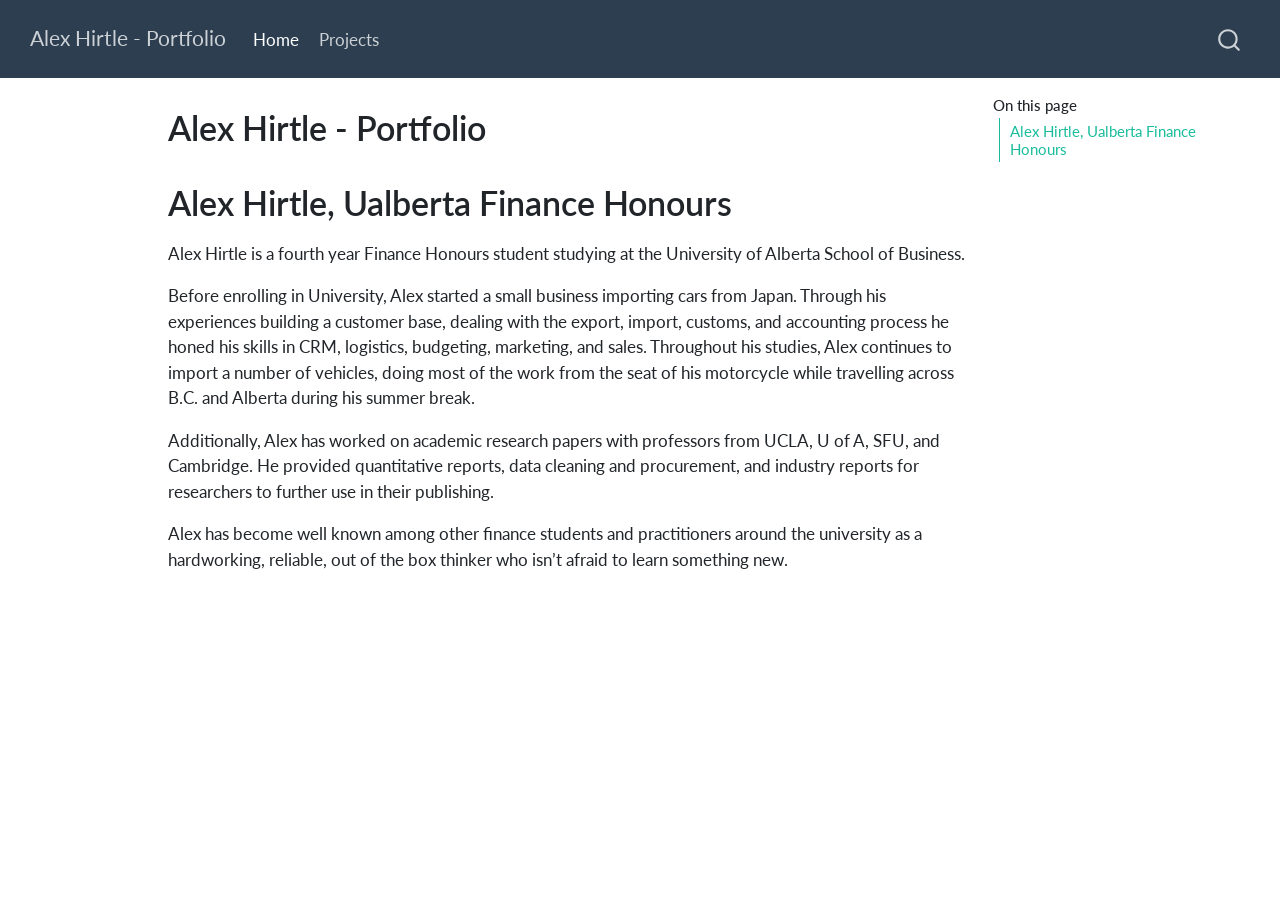
<file: docs/index.html>
<!DOCTYPE html>
<html xmlns="http://www.w3.org/1999/xhtml" lang="en" xml:lang="en"><head>

<meta charset="utf-8">
<meta name="generator" content="quarto-1.9.37">

<meta name="viewport" content="width=device-width, initial-scale=1.0, user-scalable=yes">


<title>Alex Hirtle - Portfolio</title>
<style>
/* Default styles provided by pandoc.
** See https://pandoc.org/MANUAL.html#variables-for-html for config info.
*/
code{white-space: pre-wrap;}
span.smallcaps{font-variant: small-caps;}
div.columns{display: flex; gap: min(4vw, 1.5em);}
div.column{flex: auto; overflow-x: auto;}
div.hanging-indent{margin-left: 1.5em; text-indent: -1.5em;}
ul.task-list{list-style: none;}
ul.task-list li input[type="checkbox"] {
  width: 0.8em;
  margin: 0 0.8em 0.2em -1em; /* quarto-specific, see https://github.com/quarto-dev/quarto-cli/issues/4556 */ 
  vertical-align: middle;
}
</style>


<script src="site_libs/quarto-nav/quarto-nav.js"></script>
<script src="site_libs/quarto-nav/headroom.min.js"></script>
<script src="site_libs/clipboard/clipboard.min.js"></script>
<script src="site_libs/quarto-search/autocomplete.umd.js"></script>
<script src="site_libs/quarto-search/fuse.min.js"></script>
<script src="site_libs/quarto-search/quarto-search.js"></script>
<meta name="quarto:offset" content="./">
<script src="site_libs/quarto-html/quarto.js" type="module"></script>
<script src="site_libs/quarto-html/tabsets/tabsets.js" type="module"></script>
<script src="site_libs/quarto-html/popper.min.js"></script>
<script src="site_libs/quarto-html/tippy.umd.min.js"></script>
<script src="site_libs/quarto-html/anchor.min.js"></script>
<link href="site_libs/quarto-html/tippy.css" rel="stylesheet">
<link href="site_libs/quarto-html/quarto-syntax-highlighting-7f8f88aac4f3542376d5c11b86a4c14d.css" rel="stylesheet" id="quarto-text-highlighting-styles">
<script src="site_libs/bootstrap/bootstrap.min.js"></script>
<link href="site_libs/bootstrap/bootstrap-icons.css" rel="stylesheet">
<link href="site_libs/bootstrap/bootstrap-e09789bbb6e2563e4ad6529c4c637996.min.css" rel="stylesheet" append-hash="true" id="quarto-bootstrap" data-mode="light">
<script id="quarto-search-options" type="application/json">{
  "location": "navbar",
  "copy-button": false,
  "collapse-after": 3,
  "panel-placement": "end",
  "type": "overlay",
  "limit": 50,
  "keyboard-shortcut": [
    "f",
    "/",
    "s"
  ],
  "show-item-context": false,
  "language": {
    "search-no-results-text": "No results",
    "search-matching-documents-text": "matching documents",
    "search-copy-link-title": "Copy link to search",
    "search-hide-matches-text": "Hide additional matches",
    "search-more-match-text": "more match in this document",
    "search-more-matches-text": "more matches in this document",
    "search-clear-button-title": "Clear",
    "search-text-placeholder": "",
    "search-detached-cancel-button-title": "Cancel",
    "search-submit-button-title": "Submit",
    "search-label": "Search"
  }
}</script>


<link rel="stylesheet" href="styles.css">
</head>

<body class="nav-fixed quarto-light">

<div id="quarto-search-results"></div>
  <header id="quarto-header" class="headroom fixed-top">
    <nav class="navbar navbar-expand-lg " data-bs-theme="dark">
      <div class="navbar-container container-fluid">
      <div class="navbar-brand-container mx-auto">
    <a class="navbar-brand" href="./index.html">
    <span class="navbar-title">Alex Hirtle - Portfolio</span>
    </a>
  </div>
            <div id="quarto-search" class="" title="Search"></div>
          <button class="navbar-toggler" type="button" data-bs-toggle="collapse" data-bs-target="#navbarCollapse" aria-controls="navbarCollapse" role="menu" aria-expanded="false" aria-label="Toggle navigation" onclick="if (window.quartoToggleHeadroom) { window.quartoToggleHeadroom(); }">
  <span class="navbar-toggler-icon"></span>
</button>
          <div class="collapse navbar-collapse" id="navbarCollapse">
            <ul class="navbar-nav navbar-nav-scroll me-auto">
  <li class="nav-item">
    <a class="nav-link active" href="./index.html" aria-current="page"> 
<span class="menu-text">Home</span></a>
  </li>  
  <li class="nav-item">
    <a class="nav-link" href="./projects.html"> 
<span class="menu-text">Projects</span></a>
  </li>  
</ul>
          </div> <!-- /navcollapse -->
            <div class="quarto-navbar-tools">
</div>
      </div> <!-- /container-fluid -->
    </nav>
</header>
<!-- content -->
<div id="quarto-content" class="quarto-container page-columns page-rows-contents page-layout-article page-navbar">
<!-- sidebar -->
<!-- margin-sidebar -->
    <div id="quarto-margin-sidebar" class="sidebar margin-sidebar">
        <nav id="TOC" role="doc-toc" class="toc-active">
    <h2 id="toc-title">On this page</h2>
   
  <ul>
  <li><a href="#alex-hirtle-ualberta-finance-honours" id="toc-alex-hirtle-ualberta-finance-honours" class="nav-link active" data-scroll-target="#alex-hirtle-ualberta-finance-honours">Alex Hirtle, Ualberta Finance Honours</a></li>
  </ul>
</nav>
    </div>
<!-- main -->
<main class="content" id="quarto-document-content">

<header id="title-block-header" class="quarto-title-block default">
<div class="quarto-title">
<h1 class="title">Alex Hirtle - Portfolio</h1>
</div>



<div class="quarto-title-meta">

    
  
    
  </div>
  


</header>


<section id="alex-hirtle-ualberta-finance-honours" class="level1">
<h1>Alex Hirtle, Ualberta Finance Honours</h1>
<p>Alex Hirtle is a fourth year Finance Honours student studying at the University of Alberta School of Business.</p>
<p>Before enrolling in University, Alex started a small business importing cars from Japan. Through his experiences building a customer base, dealing with the export, import, customs, and accounting process he honed his skills in CRM, logistics, budgeting, marketing, and sales. Throughout his studies, Alex continues to import a number of vehicles, doing most of the work from the seat of his motorcycle while travelling across B.C. and Alberta during his summer break.</p>
<p>Additionally, Alex has worked on academic research papers with professors from UCLA, U of A, SFU, and Cambridge. He provided quantitative reports, data cleaning and procurement, and industry reports for researchers to further use in their publishing.</p>
<p>Alex has become well known among other finance students and practitioners around the university as a hardworking, reliable, out of the box thinker who isn’t afraid to learn something new.</p>


</section>

</main> <!-- /main -->
<script id="quarto-html-after-body" type="application/javascript">
  window.document.addEventListener("DOMContentLoaded", function (event) {
    const icon = "";
    const anchorJS = new window.AnchorJS();
    anchorJS.options = {
      placement: 'right',
      icon: icon
    };
    anchorJS.add('.anchored');
    const isCodeAnnotation = (el) => {
      for (const clz of el.classList) {
        if (clz.startsWith('code-annotation-')) {                     
          return true;
        }
      }
      return false;
    }
    const onCopySuccess = function(e) {
      // button target
      const button = e.trigger;
      // don't keep focus
      button.blur();
      // flash "checked"
      button.classList.add('code-copy-button-checked');
      var currentTitle = button.getAttribute("title");
      button.setAttribute("title", "Copied!");
      let tooltip;
      if (window.bootstrap) {
        button.setAttribute("data-bs-toggle", "tooltip");
        button.setAttribute("data-bs-placement", "left");
        button.setAttribute("data-bs-title", "Copied!");
        tooltip = new bootstrap.Tooltip(button, 
          { trigger: "manual", 
            customClass: "code-copy-button-tooltip",
            offset: [0, -8]});
        tooltip.show();    
      }
      setTimeout(function() {
        if (tooltip) {
          tooltip.hide();
          button.removeAttribute("data-bs-title");
          button.removeAttribute("data-bs-toggle");
          button.removeAttribute("data-bs-placement");
        }
        button.setAttribute("title", currentTitle);
        button.classList.remove('code-copy-button-checked');
      }, 1000);
      // clear code selection
      e.clearSelection();
    }
    const getTextToCopy = function(trigger) {
      const outerScaffold = trigger.parentElement.cloneNode(true);
      const codeEl = outerScaffold.querySelector('code');
      for (const childEl of codeEl.children) {
        if (isCodeAnnotation(childEl)) {
          childEl.remove();
        }
      }
      return codeEl.innerText;
    }
    const clipboard = new window.ClipboardJS('.code-copy-button:not([data-in-quarto-modal])', {
      text: getTextToCopy
    });
    clipboard.on('success', onCopySuccess);
    if (window.document.getElementById('quarto-embedded-source-code-modal')) {
      const clipboardModal = new window.ClipboardJS('.code-copy-button[data-in-quarto-modal]', {
        text: getTextToCopy,
        container: window.document.getElementById('quarto-embedded-source-code-modal')
      });
      clipboardModal.on('success', onCopySuccess);
    }
      var localhostRegex = new RegExp(/^(?:http|https):\/\/localhost\:?[0-9]*\//);
      var mailtoRegex = new RegExp(/^mailto:/);
        var filterRegex = new RegExp('/' + window.location.host + '/');
      var isInternal = (href) => {
          return filterRegex.test(href) || localhostRegex.test(href) || mailtoRegex.test(href);
      }
      // Inspect non-navigation links and adorn them if external
     var links = window.document.querySelectorAll('a[href]:not(.nav-link):not(.navbar-brand):not(.toc-action):not(.sidebar-link):not(.sidebar-item-toggle):not(.pagination-link):not(.no-external):not([aria-hidden]):not(.dropdown-item):not(.quarto-navigation-tool):not(.about-link)');
      for (var i=0; i<links.length; i++) {
        const link = links[i];
        if (!isInternal(link.href)) {
          // undo the damage that might have been done by quarto-nav.js in the case of
          // links that we want to consider external
          if (link.dataset.originalHref !== undefined) {
            link.href = link.dataset.originalHref;
          }
        }
      }
    function tippyHover(el, contentFn, onTriggerFn, onUntriggerFn) {
      const config = {
        allowHTML: true,
        maxWidth: 500,
        delay: 100,
        arrow: false,
        appendTo: function(el) {
            return el.parentElement;
        },
        interactive: true,
        interactiveBorder: 10,
        theme: 'quarto',
        placement: 'bottom-start',
      };
      if (contentFn) {
        config.content = contentFn;
      }
      if (onTriggerFn) {
        config.onTrigger = onTriggerFn;
      }
      if (onUntriggerFn) {
        config.onUntrigger = onUntriggerFn;
      }
      window.tippy(el, config); 
    }
    const noterefs = window.document.querySelectorAll('a[role="doc-noteref"]');
    for (var i=0; i<noterefs.length; i++) {
      const ref = noterefs[i];
      tippyHover(ref, function() {
        // use id or data attribute instead here
        let href = ref.getAttribute('data-footnote-href') || ref.getAttribute('href');
        try { href = new URL(href).hash; } catch {}
        const id = href.replace(/^#\/?/, "");
        const note = window.document.getElementById(id);
        if (note) {
          return note.innerHTML;
        } else {
          return "";
        }
      });
    }
    const xrefs = window.document.querySelectorAll('a.quarto-xref');
    const processXRef = (id, note) => {
      // Strip column container classes
      const stripColumnClz = (el) => {
        el.classList.remove("page-full", "page-columns");
        if (el.children) {
          for (const child of el.children) {
            stripColumnClz(child);
          }
        }
      }
      stripColumnClz(note)
      if (id === null || id.startsWith('sec-')) {
        // Special case sections, only their first couple elements
        const container = document.createElement("div");
        if (note.children && note.children.length > 2) {
          container.appendChild(note.children[0].cloneNode(true));
          for (let i = 1; i < note.children.length; i++) {
            const child = note.children[i];
            if (child.tagName === "P" && child.innerText === "") {
              continue;
            } else {
              container.appendChild(child.cloneNode(true));
              break;
            }
          }
          if (window.Quarto?.typesetMath) {
            window.Quarto.typesetMath(container);
          }
          return container.innerHTML
        } else {
          if (window.Quarto?.typesetMath) {
            window.Quarto.typesetMath(note);
          }
          return note.innerHTML;
        }
      } else {
        // Remove any anchor links if they are present
        const anchorLink = note.querySelector('a.anchorjs-link');
        if (anchorLink) {
          anchorLink.remove();
        }
        if (window.Quarto?.typesetMath) {
          window.Quarto.typesetMath(note);
        }
        if (note.classList.contains("callout")) {
          return note.outerHTML;
        } else {
          return note.innerHTML;
        }
      }
    }
    for (var i=0; i<xrefs.length; i++) {
      const xref = xrefs[i];
      tippyHover(xref, undefined, function(instance) {
        instance.disable();
        let url = xref.getAttribute('href');
        let hash = undefined; 
        if (url.startsWith('#')) {
          hash = url;
        } else {
          try { hash = new URL(url).hash; } catch {}
        }
        if (hash) {
          const id = hash.replace(/^#\/?/, "");
          const note = window.document.getElementById(id);
          if (note !== null) {
            try {
              const html = processXRef(id, note.cloneNode(true));
              instance.setContent(html);
            } finally {
              instance.enable();
              instance.show();
            }
          } else {
            // See if we can fetch this
            fetch(url.split('#')[0])
            .then(res => res.text())
            .then(html => {
              const parser = new DOMParser();
              const htmlDoc = parser.parseFromString(html, "text/html");
              const note = htmlDoc.getElementById(id);
              if (note !== null) {
                const html = processXRef(id, note);
                instance.setContent(html);
              } 
            }).finally(() => {
              instance.enable();
              instance.show();
            });
          }
        } else {
          // See if we can fetch a full url (with no hash to target)
          // This is a special case and we should probably do some content thinning / targeting
          fetch(url)
          .then(res => res.text())
          .then(html => {
            const parser = new DOMParser();
            const htmlDoc = parser.parseFromString(html, "text/html");
            const note = htmlDoc.querySelector('main.content');
            if (note !== null) {
              // This should only happen for chapter cross references
              // (since there is no id in the URL)
              // remove the first header
              if (note.children.length > 0 && note.children[0].tagName === "HEADER") {
                note.children[0].remove();
              }
              const html = processXRef(null, note);
              instance.setContent(html);
            } 
          }).finally(() => {
            instance.enable();
            instance.show();
          });
        }
      }, function(instance) {
      });
    }
        let selectedAnnoteEl;
        const selectorForAnnotation = ( cell, annotation) => {
          let cellAttr = 'data-code-cell="' + cell + '"';
          let lineAttr = 'data-code-annotation="' +  annotation + '"';
          const selector = 'span[' + cellAttr + '][' + lineAttr + ']';
          return selector;
        }
        const selectCodeLines = (annoteEl) => {
          const doc = window.document;
          const targetCell = annoteEl.getAttribute("data-target-cell");
          const targetAnnotation = annoteEl.getAttribute("data-target-annotation");
          const annoteSpan = window.document.querySelector(selectorForAnnotation(targetCell, targetAnnotation));
          const lines = annoteSpan.getAttribute("data-code-lines").split(",");
          const lineIds = lines.map((line) => {
            return targetCell + "-" + line;
          })
          let top = null;
          let height = null;
          let parent = null;
          if (lineIds.length > 0) {
              //compute the position of the single el (top and bottom and make a div)
              const el = window.document.getElementById(lineIds[0]);
              top = el.offsetTop;
              height = el.offsetHeight;
              parent = el.parentElement.parentElement;
            if (lineIds.length > 1) {
              const lastEl = window.document.getElementById(lineIds[lineIds.length - 1]);
              const bottom = lastEl.offsetTop + lastEl.offsetHeight;
              height = bottom - top;
            }
            if (top !== null && height !== null && parent !== null) {
              // cook up a div (if necessary) and position it 
              let div = window.document.getElementById("code-annotation-line-highlight");
              if (div === null) {
                div = window.document.createElement("div");
                div.setAttribute("id", "code-annotation-line-highlight");
                div.style.position = 'absolute';
                parent.appendChild(div);
              }
              div.style.top = top - 2 + "px";
              div.style.height = height + 4 + "px";
              div.style.left = 0;
              let gutterDiv = window.document.getElementById("code-annotation-line-highlight-gutter");
              if (gutterDiv === null) {
                gutterDiv = window.document.createElement("div");
                gutterDiv.setAttribute("id", "code-annotation-line-highlight-gutter");
                gutterDiv.style.position = 'absolute';
                const codeCell = window.document.getElementById(targetCell);
                const gutter = codeCell.querySelector('.code-annotation-gutter');
                gutter.appendChild(gutterDiv);
              }
              gutterDiv.style.top = top - 2 + "px";
              gutterDiv.style.height = height + 4 + "px";
            }
            selectedAnnoteEl = annoteEl;
          }
        };
        const unselectCodeLines = () => {
          const elementsIds = ["code-annotation-line-highlight", "code-annotation-line-highlight-gutter"];
          elementsIds.forEach((elId) => {
            const div = window.document.getElementById(elId);
            if (div) {
              div.remove();
            }
          });
          selectedAnnoteEl = undefined;
        };
          // Handle positioning of the toggle
      window.addEventListener(
        "resize",
        throttle(() => {
          elRect = undefined;
          if (selectedAnnoteEl) {
            selectCodeLines(selectedAnnoteEl);
          }
        }, 10)
      );
      function throttle(fn, ms) {
      let throttle = false;
      let timer;
        return (...args) => {
          if(!throttle) { // first call gets through
              fn.apply(this, args);
              throttle = true;
          } else { // all the others get throttled
              if(timer) clearTimeout(timer); // cancel #2
              timer = setTimeout(() => {
                fn.apply(this, args);
                timer = throttle = false;
              }, ms);
          }
        };
      }
        // Attach click handler to the DT
        const annoteDls = window.document.querySelectorAll('dt[data-target-cell]');
        for (const annoteDlNode of annoteDls) {
          annoteDlNode.addEventListener('click', (event) => {
            const clickedEl = event.target;
            if (clickedEl !== selectedAnnoteEl) {
              unselectCodeLines();
              const activeEl = window.document.querySelector('dt[data-target-cell].code-annotation-active');
              if (activeEl) {
                activeEl.classList.remove('code-annotation-active');
              }
              selectCodeLines(clickedEl);
              clickedEl.classList.add('code-annotation-active');
            } else {
              // Unselect the line
              unselectCodeLines();
              clickedEl.classList.remove('code-annotation-active');
            }
          });
        }
    const findCites = (el) => {
      const parentEl = el.parentElement;
      if (parentEl) {
        const cites = parentEl.dataset.cites;
        if (cites) {
          return {
            el,
            cites: cites.split(' ')
          };
        } else {
          return findCites(el.parentElement)
        }
      } else {
        return undefined;
      }
    };
    var bibliorefs = window.document.querySelectorAll('a[role="doc-biblioref"]');
    for (var i=0; i<bibliorefs.length; i++) {
      const ref = bibliorefs[i];
      const citeInfo = findCites(ref);
      if (citeInfo) {
        tippyHover(citeInfo.el, function() {
          var popup = window.document.createElement('div');
          citeInfo.cites.forEach(function(cite) {
            var citeDiv = window.document.createElement('div');
            citeDiv.classList.add('hanging-indent');
            citeDiv.classList.add('csl-entry');
            var biblioDiv = window.document.getElementById('ref-' + cite);
            if (biblioDiv) {
              citeDiv.innerHTML = biblioDiv.innerHTML;
            }
            popup.appendChild(citeDiv);
          });
          return popup.innerHTML;
        });
      }
    }
  });
  </script>
</div> <!-- /content -->




</body></html>
</file>
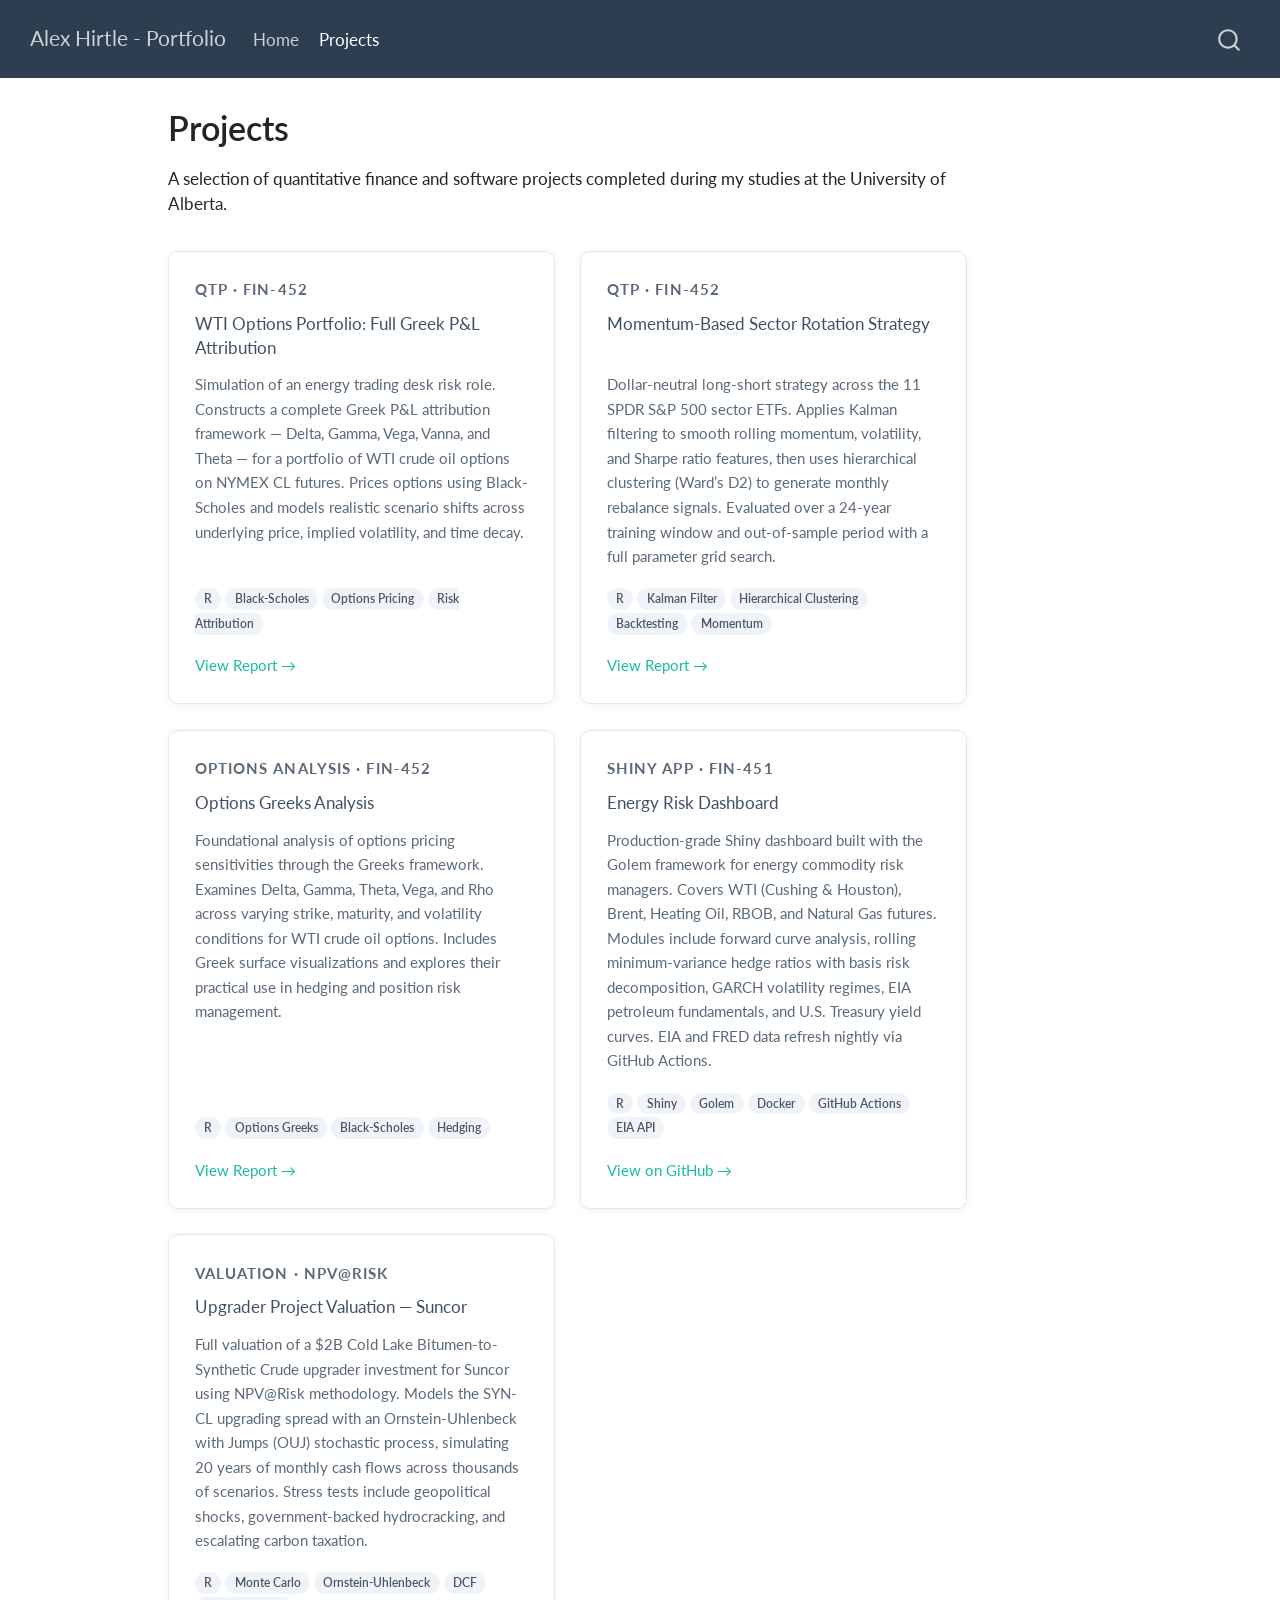
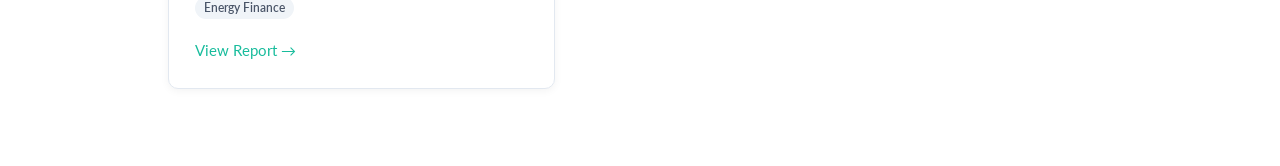
<file: docs/projects.html>
<!DOCTYPE html>
<html xmlns="http://www.w3.org/1999/xhtml" lang="en" xml:lang="en"><head>

<meta charset="utf-8">
<meta name="generator" content="quarto-1.9.37">

<meta name="viewport" content="width=device-width, initial-scale=1.0, user-scalable=yes">


<title>Projects – Alex Hirtle - Portfolio</title>
<style>
/* Default styles provided by pandoc.
** See https://pandoc.org/MANUAL.html#variables-for-html for config info.
*/
code{white-space: pre-wrap;}
span.smallcaps{font-variant: small-caps;}
div.columns{display: flex; gap: min(4vw, 1.5em);}
div.column{flex: auto; overflow-x: auto;}
div.hanging-indent{margin-left: 1.5em; text-indent: -1.5em;}
ul.task-list{list-style: none;}
ul.task-list li input[type="checkbox"] {
  width: 0.8em;
  margin: 0 0.8em 0.2em -1em; /* quarto-specific, see https://github.com/quarto-dev/quarto-cli/issues/4556 */ 
  vertical-align: middle;
}
</style>


<script src="site_libs/quarto-nav/quarto-nav.js"></script>
<script src="site_libs/quarto-nav/headroom.min.js"></script>
<script src="site_libs/clipboard/clipboard.min.js"></script>
<script src="site_libs/quarto-search/autocomplete.umd.js"></script>
<script src="site_libs/quarto-search/fuse.min.js"></script>
<script src="site_libs/quarto-search/quarto-search.js"></script>
<meta name="quarto:offset" content="./">
<script src="site_libs/quarto-html/quarto.js" type="module"></script>
<script src="site_libs/quarto-html/tabsets/tabsets.js" type="module"></script>
<script src="site_libs/quarto-html/popper.min.js"></script>
<script src="site_libs/quarto-html/tippy.umd.min.js"></script>
<script src="site_libs/quarto-html/anchor.min.js"></script>
<link href="site_libs/quarto-html/tippy.css" rel="stylesheet">
<link href="site_libs/quarto-html/quarto-syntax-highlighting-7f8f88aac4f3542376d5c11b86a4c14d.css" rel="stylesheet" id="quarto-text-highlighting-styles">
<script src="site_libs/bootstrap/bootstrap.min.js"></script>
<link href="site_libs/bootstrap/bootstrap-icons.css" rel="stylesheet">
<link href="site_libs/bootstrap/bootstrap-e09789bbb6e2563e4ad6529c4c637996.min.css" rel="stylesheet" append-hash="true" id="quarto-bootstrap" data-mode="light">
<script id="quarto-search-options" type="application/json">{
  "location": "navbar",
  "copy-button": false,
  "collapse-after": 3,
  "panel-placement": "end",
  "type": "overlay",
  "limit": 50,
  "keyboard-shortcut": [
    "f",
    "/",
    "s"
  ],
  "show-item-context": false,
  "language": {
    "search-no-results-text": "No results",
    "search-matching-documents-text": "matching documents",
    "search-copy-link-title": "Copy link to search",
    "search-hide-matches-text": "Hide additional matches",
    "search-more-match-text": "more match in this document",
    "search-more-matches-text": "more matches in this document",
    "search-clear-button-title": "Clear",
    "search-text-placeholder": "",
    "search-detached-cancel-button-title": "Cancel",
    "search-submit-button-title": "Submit",
    "search-label": "Search"
  }
}</script>


<link rel="stylesheet" href="styles.css">
</head>

<body class="nav-fixed quarto-light">

<div id="quarto-search-results"></div>
  <header id="quarto-header" class="headroom fixed-top">
    <nav class="navbar navbar-expand-lg " data-bs-theme="dark">
      <div class="navbar-container container-fluid">
      <div class="navbar-brand-container mx-auto">
    <a class="navbar-brand" href="./index.html">
    <span class="navbar-title">Alex Hirtle - Portfolio</span>
    </a>
  </div>
            <div id="quarto-search" class="" title="Search"></div>
          <button class="navbar-toggler" type="button" data-bs-toggle="collapse" data-bs-target="#navbarCollapse" aria-controls="navbarCollapse" role="menu" aria-expanded="false" aria-label="Toggle navigation" onclick="if (window.quartoToggleHeadroom) { window.quartoToggleHeadroom(); }">
  <span class="navbar-toggler-icon"></span>
</button>
          <div class="collapse navbar-collapse" id="navbarCollapse">
            <ul class="navbar-nav navbar-nav-scroll me-auto">
  <li class="nav-item">
    <a class="nav-link" href="./index.html"> 
<span class="menu-text">Home</span></a>
  </li>  
  <li class="nav-item">
    <a class="nav-link active" href="./projects.html" aria-current="page"> 
<span class="menu-text">Projects</span></a>
  </li>  
</ul>
          </div> <!-- /navcollapse -->
            <div class="quarto-navbar-tools">
</div>
      </div> <!-- /container-fluid -->
    </nav>
</header>
<!-- content -->
<div id="quarto-content" class="quarto-container page-columns page-rows-contents page-layout-article page-navbar">
<!-- sidebar -->
<!-- margin-sidebar -->
    <div id="quarto-margin-sidebar" class="sidebar margin-sidebar zindex-bottom">
        
    </div>
<!-- main -->
<main class="content" id="quarto-document-content">

<header id="title-block-header" class="quarto-title-block default">
<div class="quarto-title">
<h1 class="title">Projects</h1>
</div>



<div class="quarto-title-meta">

    
  
    
  </div>
  


</header>


<p>A selection of quantitative finance and software projects completed during my studies at the University of Alberta.</p>
<div class="project-grid">
<div class="project-card">
<div class="project-label">
<p>QTP · Fin-452</p>
</div>
<h5 class="anchored">
<a href="projects/Alex_Hirtle_1719121.html">WTI Options Portfolio: Full Greek P&amp;L Attribution</a>
</h5>
<p>
Simulation of an energy trading desk risk role. Constructs a complete Greek P&amp;L attribution framework — Delta, Gamma, Vega, Vanna, and Theta — for a portfolio of WTI crude oil options on NYMEX CL futures. Prices options using Black-Scholes and models realistic scenario shifts across underlying price, implied volatility, and time decay.
</p>
<div class="tech-tags">
<p><span class="tech-tag">R</span> <span class="tech-tag">Black-Scholes</span> <span class="tech-tag">Options Pricing</span> <span class="tech-tag">Risk Attribution</span></p>
</div>
<div class="project-link">
<p><a href="projects/Alex_Hirtle_1719121.html">View Report →</a></p>
</div>
</div>
<div class="project-card">
<div class="project-label">
<p>QTP · Fin-452</p>
</div>
<h5 class="anchored">
<a href="projects/QTP.html">Momentum-Based Sector Rotation Strategy</a>
</h5>
<p>
Dollar-neutral long-short strategy across the 11 SPDR S&amp;P 500 sector ETFs. Applies Kalman filtering to smooth rolling momentum, volatility, and Sharpe ratio features, then uses hierarchical clustering (Ward’s D2) to generate monthly rebalance signals. Evaluated over a 24-year training window and out-of-sample period with a full parameter grid search.
</p>
<div class="tech-tags">
<p><span class="tech-tag">R</span> <span class="tech-tag">Kalman Filter</span> <span class="tech-tag">Hierarchical Clustering</span> <span class="tech-tag">Backtesting</span> <span class="tech-tag">Momentum</span></p>
</div>
<div class="project-link">
<p><a href="projects/QTP.html">View Report →</a></p>
</div>
</div>
<div class="project-card">
<div class="project-label">
<p>Options Analysis · Fin-452</p>
</div>
<h5 class="anchored">
<a href="projects/p1-options_greeks.html">Options Greeks Analysis</a>
</h5>
<p>
Foundational analysis of options pricing sensitivities through the Greeks framework. Examines Delta, Gamma, Theta, Vega, and Rho across varying strike, maturity, and volatility conditions for WTI crude oil options. Includes Greek surface visualizations and explores their practical use in hedging and position risk management.
</p>
<div class="tech-tags">
<p><span class="tech-tag">R</span> <span class="tech-tag">Options Greeks</span> <span class="tech-tag">Black-Scholes</span> <span class="tech-tag">Hedging</span></p>
</div>
<div class="project-link">
<p><a href="projects/p1-options_greeks.html">View Report →</a></p>
</div>
</div>
<div class="project-card">
<div class="project-label">
<p>Shiny App · Fin-451</p>
</div>
<h5 class="anchored">
<a href="https://github.com/PassiveAlex/Fin-451-Golem" target="_blank">Energy Risk Dashboard</a>
</h5>
<p>
Production-grade Shiny dashboard built with the Golem framework for energy commodity risk managers. Covers WTI (Cushing &amp; Houston), Brent, Heating Oil, RBOB, and Natural Gas futures. Modules include forward curve analysis, rolling minimum-variance hedge ratios with basis risk decomposition, GARCH volatility regimes, EIA petroleum fundamentals, and U.S. Treasury yield curves. EIA and FRED data refresh nightly via GitHub Actions.
</p>
<div class="tech-tags">
<p><span class="tech-tag">R</span> <span class="tech-tag">Shiny</span> <span class="tech-tag">Golem</span> <span class="tech-tag">Docker</span> <span class="tech-tag">GitHub Actions</span> <span class="tech-tag">EIA API</span></p>
</div>
<div class="project-link">
<p><a href="https://github.com/PassiveAlex/Fin-451-Golem" target="_blank">View on GitHub →</a></p>
</div>
</div>
<div class="project-card">
<div class="project-label">
<p>Valuation · NPV@Risk</p>
</div>
<h5 class="anchored">
<a href="projects/Upgrader_Master_Document.html">Upgrader Project Valuation — Suncor</a>
</h5>
<p>
Full valuation of a $2B Cold Lake Bitumen-to-Synthetic Crude upgrader investment for Suncor using NPV@Risk methodology. Models the SYN-CL upgrading spread with an Ornstein-Uhlenbeck with Jumps (OUJ) stochastic process, simulating 20 years of monthly cash flows across thousands of scenarios. Stress tests include geopolitical shocks, government-backed hydrocracking, and escalating carbon taxation.
</p>
<div class="tech-tags">
<p><span class="tech-tag">R</span> <span class="tech-tag">Monte Carlo</span> <span class="tech-tag">Ornstein-Uhlenbeck</span> <span class="tech-tag">DCF</span> <span class="tech-tag">Energy Finance</span></p>
</div>
<div class="project-link">
<p><a href="projects/Upgrader_Master_Document.html">View Report →</a></p>
</div>
</div>
</div>



</main> <!-- /main -->
<script id="quarto-html-after-body" type="application/javascript">
  window.document.addEventListener("DOMContentLoaded", function (event) {
    const icon = "";
    const anchorJS = new window.AnchorJS();
    anchorJS.options = {
      placement: 'right',
      icon: icon
    };
    anchorJS.add('.anchored');
    const isCodeAnnotation = (el) => {
      for (const clz of el.classList) {
        if (clz.startsWith('code-annotation-')) {                     
          return true;
        }
      }
      return false;
    }
    const onCopySuccess = function(e) {
      // button target
      const button = e.trigger;
      // don't keep focus
      button.blur();
      // flash "checked"
      button.classList.add('code-copy-button-checked');
      var currentTitle = button.getAttribute("title");
      button.setAttribute("title", "Copied!");
      let tooltip;
      if (window.bootstrap) {
        button.setAttribute("data-bs-toggle", "tooltip");
        button.setAttribute("data-bs-placement", "left");
        button.setAttribute("data-bs-title", "Copied!");
        tooltip = new bootstrap.Tooltip(button, 
          { trigger: "manual", 
            customClass: "code-copy-button-tooltip",
            offset: [0, -8]});
        tooltip.show();    
      }
      setTimeout(function() {
        if (tooltip) {
          tooltip.hide();
          button.removeAttribute("data-bs-title");
          button.removeAttribute("data-bs-toggle");
          button.removeAttribute("data-bs-placement");
        }
        button.setAttribute("title", currentTitle);
        button.classList.remove('code-copy-button-checked');
      }, 1000);
      // clear code selection
      e.clearSelection();
    }
    const getTextToCopy = function(trigger) {
      const outerScaffold = trigger.parentElement.cloneNode(true);
      const codeEl = outerScaffold.querySelector('code');
      for (const childEl of codeEl.children) {
        if (isCodeAnnotation(childEl)) {
          childEl.remove();
        }
      }
      return codeEl.innerText;
    }
    const clipboard = new window.ClipboardJS('.code-copy-button:not([data-in-quarto-modal])', {
      text: getTextToCopy
    });
    clipboard.on('success', onCopySuccess);
    if (window.document.getElementById('quarto-embedded-source-code-modal')) {
      const clipboardModal = new window.ClipboardJS('.code-copy-button[data-in-quarto-modal]', {
        text: getTextToCopy,
        container: window.document.getElementById('quarto-embedded-source-code-modal')
      });
      clipboardModal.on('success', onCopySuccess);
    }
      var localhostRegex = new RegExp(/^(?:http|https):\/\/localhost\:?[0-9]*\//);
      var mailtoRegex = new RegExp(/^mailto:/);
        var filterRegex = new RegExp('/' + window.location.host + '/');
      var isInternal = (href) => {
          return filterRegex.test(href) || localhostRegex.test(href) || mailtoRegex.test(href);
      }
      // Inspect non-navigation links and adorn them if external
     var links = window.document.querySelectorAll('a[href]:not(.nav-link):not(.navbar-brand):not(.toc-action):not(.sidebar-link):not(.sidebar-item-toggle):not(.pagination-link):not(.no-external):not([aria-hidden]):not(.dropdown-item):not(.quarto-navigation-tool):not(.about-link)');
      for (var i=0; i<links.length; i++) {
        const link = links[i];
        if (!isInternal(link.href)) {
          // undo the damage that might have been done by quarto-nav.js in the case of
          // links that we want to consider external
          if (link.dataset.originalHref !== undefined) {
            link.href = link.dataset.originalHref;
          }
        }
      }
    function tippyHover(el, contentFn, onTriggerFn, onUntriggerFn) {
      const config = {
        allowHTML: true,
        maxWidth: 500,
        delay: 100,
        arrow: false,
        appendTo: function(el) {
            return el.parentElement;
        },
        interactive: true,
        interactiveBorder: 10,
        theme: 'quarto',
        placement: 'bottom-start',
      };
      if (contentFn) {
        config.content = contentFn;
      }
      if (onTriggerFn) {
        config.onTrigger = onTriggerFn;
      }
      if (onUntriggerFn) {
        config.onUntrigger = onUntriggerFn;
      }
      window.tippy(el, config); 
    }
    const noterefs = window.document.querySelectorAll('a[role="doc-noteref"]');
    for (var i=0; i<noterefs.length; i++) {
      const ref = noterefs[i];
      tippyHover(ref, function() {
        // use id or data attribute instead here
        let href = ref.getAttribute('data-footnote-href') || ref.getAttribute('href');
        try { href = new URL(href).hash; } catch {}
        const id = href.replace(/^#\/?/, "");
        const note = window.document.getElementById(id);
        if (note) {
          return note.innerHTML;
        } else {
          return "";
        }
      });
    }
    const xrefs = window.document.querySelectorAll('a.quarto-xref');
    const processXRef = (id, note) => {
      // Strip column container classes
      const stripColumnClz = (el) => {
        el.classList.remove("page-full", "page-columns");
        if (el.children) {
          for (const child of el.children) {
            stripColumnClz(child);
          }
        }
      }
      stripColumnClz(note)
      if (id === null || id.startsWith('sec-')) {
        // Special case sections, only their first couple elements
        const container = document.createElement("div");
        if (note.children && note.children.length > 2) {
          container.appendChild(note.children[0].cloneNode(true));
          for (let i = 1; i < note.children.length; i++) {
            const child = note.children[i];
            if (child.tagName === "P" && child.innerText === "") {
              continue;
            } else {
              container.appendChild(child.cloneNode(true));
              break;
            }
          }
          if (window.Quarto?.typesetMath) {
            window.Quarto.typesetMath(container);
          }
          return container.innerHTML
        } else {
          if (window.Quarto?.typesetMath) {
            window.Quarto.typesetMath(note);
          }
          return note.innerHTML;
        }
      } else {
        // Remove any anchor links if they are present
        const anchorLink = note.querySelector('a.anchorjs-link');
        if (anchorLink) {
          anchorLink.remove();
        }
        if (window.Quarto?.typesetMath) {
          window.Quarto.typesetMath(note);
        }
        if (note.classList.contains("callout")) {
          return note.outerHTML;
        } else {
          return note.innerHTML;
        }
      }
    }
    for (var i=0; i<xrefs.length; i++) {
      const xref = xrefs[i];
      tippyHover(xref, undefined, function(instance) {
        instance.disable();
        let url = xref.getAttribute('href');
        let hash = undefined; 
        if (url.startsWith('#')) {
          hash = url;
        } else {
          try { hash = new URL(url).hash; } catch {}
        }
        if (hash) {
          const id = hash.replace(/^#\/?/, "");
          const note = window.document.getElementById(id);
          if (note !== null) {
            try {
              const html = processXRef(id, note.cloneNode(true));
              instance.setContent(html);
            } finally {
              instance.enable();
              instance.show();
            }
          } else {
            // See if we can fetch this
            fetch(url.split('#')[0])
            .then(res => res.text())
            .then(html => {
              const parser = new DOMParser();
              const htmlDoc = parser.parseFromString(html, "text/html");
              const note = htmlDoc.getElementById(id);
              if (note !== null) {
                const html = processXRef(id, note);
                instance.setContent(html);
              } 
            }).finally(() => {
              instance.enable();
              instance.show();
            });
          }
        } else {
          // See if we can fetch a full url (with no hash to target)
          // This is a special case and we should probably do some content thinning / targeting
          fetch(url)
          .then(res => res.text())
          .then(html => {
            const parser = new DOMParser();
            const htmlDoc = parser.parseFromString(html, "text/html");
            const note = htmlDoc.querySelector('main.content');
            if (note !== null) {
              // This should only happen for chapter cross references
              // (since there is no id in the URL)
              // remove the first header
              if (note.children.length > 0 && note.children[0].tagName === "HEADER") {
                note.children[0].remove();
              }
              const html = processXRef(null, note);
              instance.setContent(html);
            } 
          }).finally(() => {
            instance.enable();
            instance.show();
          });
        }
      }, function(instance) {
      });
    }
        let selectedAnnoteEl;
        const selectorForAnnotation = ( cell, annotation) => {
          let cellAttr = 'data-code-cell="' + cell + '"';
          let lineAttr = 'data-code-annotation="' +  annotation + '"';
          const selector = 'span[' + cellAttr + '][' + lineAttr + ']';
          return selector;
        }
        const selectCodeLines = (annoteEl) => {
          const doc = window.document;
          const targetCell = annoteEl.getAttribute("data-target-cell");
          const targetAnnotation = annoteEl.getAttribute("data-target-annotation");
          const annoteSpan = window.document.querySelector(selectorForAnnotation(targetCell, targetAnnotation));
          const lines = annoteSpan.getAttribute("data-code-lines").split(",");
          const lineIds = lines.map((line) => {
            return targetCell + "-" + line;
          })
          let top = null;
          let height = null;
          let parent = null;
          if (lineIds.length > 0) {
              //compute the position of the single el (top and bottom and make a div)
              const el = window.document.getElementById(lineIds[0]);
              top = el.offsetTop;
              height = el.offsetHeight;
              parent = el.parentElement.parentElement;
            if (lineIds.length > 1) {
              const lastEl = window.document.getElementById(lineIds[lineIds.length - 1]);
              const bottom = lastEl.offsetTop + lastEl.offsetHeight;
              height = bottom - top;
            }
            if (top !== null && height !== null && parent !== null) {
              // cook up a div (if necessary) and position it 
              let div = window.document.getElementById("code-annotation-line-highlight");
              if (div === null) {
                div = window.document.createElement("div");
                div.setAttribute("id", "code-annotation-line-highlight");
                div.style.position = 'absolute';
                parent.appendChild(div);
              }
              div.style.top = top - 2 + "px";
              div.style.height = height + 4 + "px";
              div.style.left = 0;
              let gutterDiv = window.document.getElementById("code-annotation-line-highlight-gutter");
              if (gutterDiv === null) {
                gutterDiv = window.document.createElement("div");
                gutterDiv.setAttribute("id", "code-annotation-line-highlight-gutter");
                gutterDiv.style.position = 'absolute';
                const codeCell = window.document.getElementById(targetCell);
                const gutter = codeCell.querySelector('.code-annotation-gutter');
                gutter.appendChild(gutterDiv);
              }
              gutterDiv.style.top = top - 2 + "px";
              gutterDiv.style.height = height + 4 + "px";
            }
            selectedAnnoteEl = annoteEl;
          }
        };
        const unselectCodeLines = () => {
          const elementsIds = ["code-annotation-line-highlight", "code-annotation-line-highlight-gutter"];
          elementsIds.forEach((elId) => {
            const div = window.document.getElementById(elId);
            if (div) {
              div.remove();
            }
          });
          selectedAnnoteEl = undefined;
        };
          // Handle positioning of the toggle
      window.addEventListener(
        "resize",
        throttle(() => {
          elRect = undefined;
          if (selectedAnnoteEl) {
            selectCodeLines(selectedAnnoteEl);
          }
        }, 10)
      );
      function throttle(fn, ms) {
      let throttle = false;
      let timer;
        return (...args) => {
          if(!throttle) { // first call gets through
              fn.apply(this, args);
              throttle = true;
          } else { // all the others get throttled
              if(timer) clearTimeout(timer); // cancel #2
              timer = setTimeout(() => {
                fn.apply(this, args);
                timer = throttle = false;
              }, ms);
          }
        };
      }
        // Attach click handler to the DT
        const annoteDls = window.document.querySelectorAll('dt[data-target-cell]');
        for (const annoteDlNode of annoteDls) {
          annoteDlNode.addEventListener('click', (event) => {
            const clickedEl = event.target;
            if (clickedEl !== selectedAnnoteEl) {
              unselectCodeLines();
              const activeEl = window.document.querySelector('dt[data-target-cell].code-annotation-active');
              if (activeEl) {
                activeEl.classList.remove('code-annotation-active');
              }
              selectCodeLines(clickedEl);
              clickedEl.classList.add('code-annotation-active');
            } else {
              // Unselect the line
              unselectCodeLines();
              clickedEl.classList.remove('code-annotation-active');
            }
          });
        }
    const findCites = (el) => {
      const parentEl = el.parentElement;
      if (parentEl) {
        const cites = parentEl.dataset.cites;
        if (cites) {
          return {
            el,
            cites: cites.split(' ')
          };
        } else {
          return findCites(el.parentElement)
        }
      } else {
        return undefined;
      }
    };
    var bibliorefs = window.document.querySelectorAll('a[role="doc-biblioref"]');
    for (var i=0; i<bibliorefs.length; i++) {
      const ref = bibliorefs[i];
      const citeInfo = findCites(ref);
      if (citeInfo) {
        tippyHover(citeInfo.el, function() {
          var popup = window.document.createElement('div');
          citeInfo.cites.forEach(function(cite) {
            var citeDiv = window.document.createElement('div');
            citeDiv.classList.add('hanging-indent');
            citeDiv.classList.add('csl-entry');
            var biblioDiv = window.document.getElementById('ref-' + cite);
            if (biblioDiv) {
              citeDiv.innerHTML = biblioDiv.innerHTML;
            }
            popup.appendChild(citeDiv);
          });
          return popup.innerHTML;
        });
      }
    }
  });
  </script>
</div> <!-- /content -->




</body></html>
</file>
<file: docs/site_libs/quarto-html/tippy.css>
.tippy-box[data-animation=fade][data-state=hidden]{opacity:0}[data-tippy-root]{max-width:calc(100vw - 10px)}.tippy-box{position:relative;background-color:#333;color:#fff;border-radius:4px;font-size:14px;line-height:1.4;white-space:normal;outline:0;transition-property:transform,visibility,opacity}.tippy-box[data-placement^=top]>.tippy-arrow{bottom:0}.tippy-box[data-placement^=top]>.tippy-arrow:before{bottom:-7px;left:0;border-width:8px 8px 0;border-top-color:initial;transform-origin:center top}.tippy-box[data-placement^=bottom]>.tippy-arrow{top:0}.tippy-box[data-placement^=bottom]>.tippy-arrow:before{top:-7px;left:0;border-width:0 8px 8px;border-bottom-color:initial;transform-origin:center bottom}.tippy-box[data-placement^=left]>.tippy-arrow{right:0}.tippy-box[data-placement^=left]>.tippy-arrow:before{border-width:8px 0 8px 8px;border-left-color:initial;right:-7px;transform-origin:center left}.tippy-box[data-placement^=right]>.tippy-arrow{left:0}.tippy-box[data-placement^=right]>.tippy-arrow:before{left:-7px;border-width:8px 8px 8px 0;border-right-color:initial;transform-origin:center right}.tippy-box[data-inertia][data-state=visible]{transition-timing-function:cubic-bezier(.54,1.5,.38,1.11)}.tippy-arrow{width:16px;height:16px;color:#333}.tippy-arrow:before{content:"";position:absolute;border-color:transparent;border-style:solid}.tippy-content{position:relative;padding:5px 9px;z-index:1}
</file>
<file: docs/site_libs/quarto-html/quarto-syntax-highlighting-7f8f88aac4f3542376d5c11b86a4c14d.css>
/* quarto syntax highlight colors */
:root {
  --quarto-hl-ot-color: #003B4F;
  --quarto-hl-at-color: #657422;
  --quarto-hl-ss-color: #20794D;
  --quarto-hl-an-color: #5E5E5E;
  --quarto-hl-fu-color: #4758AB;
  --quarto-hl-st-color: #20794D;
  --quarto-hl-cf-color: #003B4F;
  --quarto-hl-op-color: #5E5E5E;
  --quarto-hl-er-color: #AD0000;
  --quarto-hl-bn-color: #AD0000;
  --quarto-hl-al-color: #AD0000;
  --quarto-hl-va-color: #111111;
  --quarto-hl-bu-color: inherit;
  --quarto-hl-ex-color: inherit;
  --quarto-hl-pp-color: #AD0000;
  --quarto-hl-in-color: #5E5E5E;
  --quarto-hl-vs-color: #20794D;
  --quarto-hl-wa-color: #5E5E5E;
  --quarto-hl-do-color: #5E5E5E;
  --quarto-hl-im-color: #00769E;
  --quarto-hl-ch-color: #20794D;
  --quarto-hl-dt-color: #AD0000;
  --quarto-hl-fl-color: #AD0000;
  --quarto-hl-co-color: #5E5E5E;
  --quarto-hl-cv-color: #5E5E5E;
  --quarto-hl-cn-color: #8f5902;
  --quarto-hl-sc-color: #5E5E5E;
  --quarto-hl-dv-color: #AD0000;
  --quarto-hl-kw-color: #003B4F;
}

/* other quarto variables */
:root {
  --quarto-font-monospace: SFMono-Regular, Menlo, Monaco, Consolas, "Liberation Mono", "Courier New", monospace;
}

/* syntax highlight based on Pandoc's rules */
pre > code.sourceCode > span {
  color: #003B4F;
}

code.sourceCode > span {
  color: #003B4F;
}

div.sourceCode,
div.sourceCode pre.sourceCode {
  color: #003B4F;
}

/* Normal */
code span {
  color: #003B4F;
}

/* Alert */
code span.al {
  color: #AD0000;
  font-style: inherit;
}

/* Annotation */
code span.an {
  color: #5E5E5E;
  font-style: inherit;
}

/* Attribute */
code span.at {
  color: #657422;
  font-style: inherit;
}

/* BaseN */
code span.bn {
  color: #AD0000;
  font-style: inherit;
}

/* BuiltIn */
code span.bu {
  font-style: inherit;
}

/* ControlFlow */
code span.cf {
  color: #003B4F;
  font-weight: bold;
  font-style: inherit;
}

/* Char */
code span.ch {
  color: #20794D;
  font-style: inherit;
}

/* Constant */
code span.cn {
  color: #8f5902;
  font-style: inherit;
}

/* Comment */
code span.co {
  color: #5E5E5E;
  font-style: inherit;
}

/* CommentVar */
code span.cv {
  color: #5E5E5E;
  font-style: italic;
}

/* Documentation */
code span.do {
  color: #5E5E5E;
  font-style: italic;
}

/* DataType */
code span.dt {
  color: #AD0000;
  font-style: inherit;
}

/* DecVal */
code span.dv {
  color: #AD0000;
  font-style: inherit;
}

/* Error */
code span.er {
  color: #AD0000;
  font-style: inherit;
}

/* Extension */
code span.ex {
  font-style: inherit;
}

/* Float */
code span.fl {
  color: #AD0000;
  font-style: inherit;
}

/* Function */
code span.fu {
  color: #4758AB;
  font-style: inherit;
}

/* Import */
code span.im {
  color: #00769E;
  font-style: inherit;
}

/* Information */
code span.in {
  color: #5E5E5E;
  font-style: inherit;
}

/* Keyword */
code span.kw {
  color: #003B4F;
  font-weight: bold;
  font-style: inherit;
}

/* Operator */
code span.op {
  color: #5E5E5E;
  font-style: inherit;
}

/* Other */
code span.ot {
  color: #003B4F;
  font-style: inherit;
}

/* Preprocessor */
code span.pp {
  color: #AD0000;
  font-style: inherit;
}

/* SpecialChar */
code span.sc {
  color: #5E5E5E;
  font-style: inherit;
}

/* SpecialString */
code span.ss {
  color: #20794D;
  font-style: inherit;
}

/* String */
code span.st {
  color: #20794D;
  font-style: inherit;
}

/* Variable */
code span.va {
  color: #111111;
  font-style: inherit;
}

/* VerbatimString */
code span.vs {
  color: #20794D;
  font-style: inherit;
}

/* Warning */
code span.wa {
  color: #5E5E5E;
  font-style: italic;
}

.prevent-inlining {
  content: "</";
}

/*# sourceMappingURL=789ad8cd35626ba772517505b42a116e.css.map */
</file>
<file: docs/styles.css>
/* Project card grid */
.project-grid {
  display: grid;
  grid-template-columns: repeat(auto-fill, minmax(340px, 1fr));
  gap: 1.5rem;
  margin-top: 2rem;
}

.project-card {
  border: 1px solid #e2e8f0;
  border-radius: 10px;
  padding: 1.5rem;
  background: #ffffff;
  box-shadow: 0 2px 8px rgba(0, 0, 0, 0.05);
  transition: box-shadow 0.2s ease, transform 0.2s ease;
  display: flex;
  flex-direction: column;
}

.project-card:hover {
  box-shadow: 0 8px 24px rgba(0, 0, 0, 0.1);
  transform: translateY(-3px);
}

.project-label {
  font-size: 0.72rem;
  font-weight: 700;
  text-transform: uppercase;
  letter-spacing: 0.09em;
  color: #18bc9c;
  margin-bottom: 0.6rem;
}

.project-card h5 {
  font-size: 1rem;
  font-weight: 600;
  margin-bottom: 0.75rem;
  line-height: 1.4;
}

.project-card h5 a {
  color: #2c3e50;
  text-decoration: none;
}

.project-card h5 a:hover {
  color: #18bc9c;
}

.project-card p {
  font-size: 0.875rem;
  color: #5a6a7a;
  flex: 1;
  line-height: 1.65;
  margin-bottom: 0;
}

.tech-tags {
  display: flex;
  flex-wrap: wrap;
  gap: 0.4rem;
  margin-top: 1rem;
}

.tech-tag {
  font-size: 0.7rem;
  font-weight: 600;
  background: #f0f4f8;
  color: #4a5568;
  padding: 0.2rem 0.55rem;
  border-radius: 20px;
}

.project-link {
  margin-top: 1.1rem;
  font-size: 0.85rem;
  font-weight: 600;
}

.project-link a {
  color: #18bc9c;
  text-decoration: none;
}

.project-link a:hover {
  text-decoration: underline;
}
</file>
